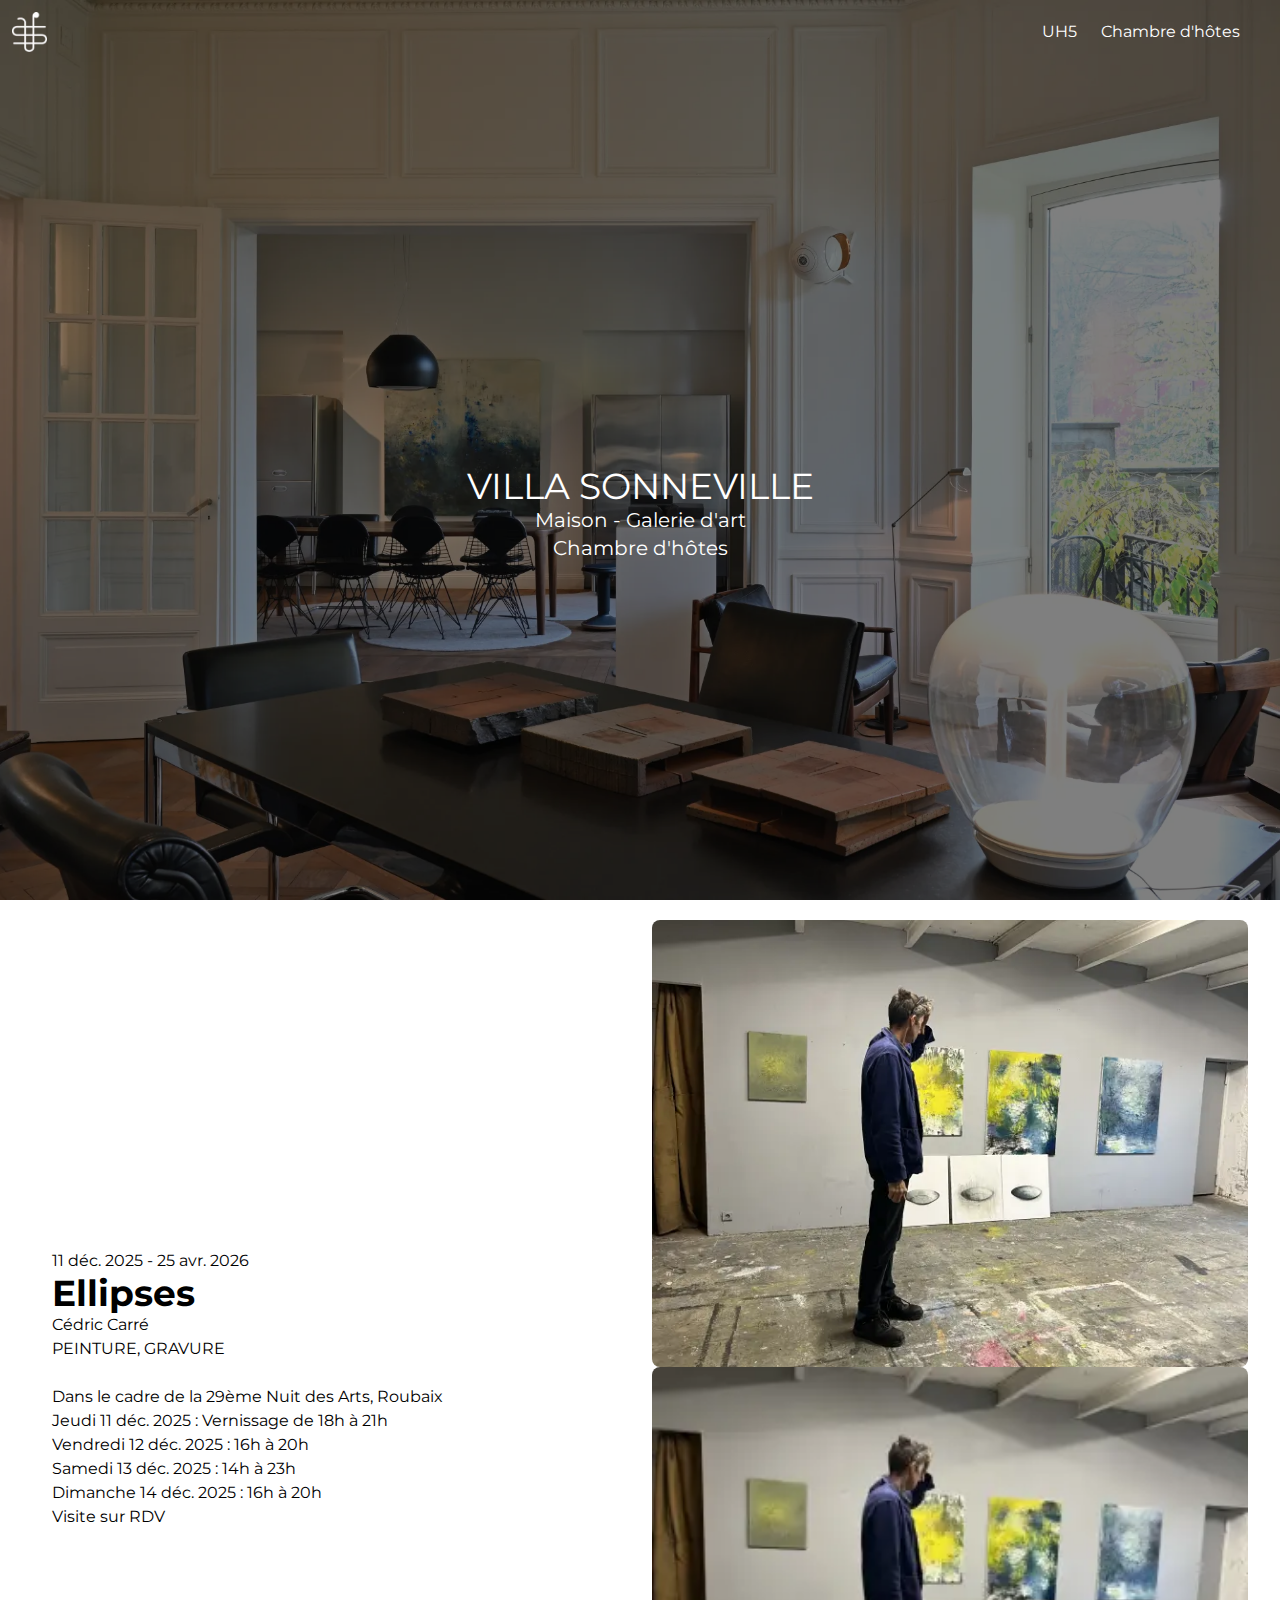
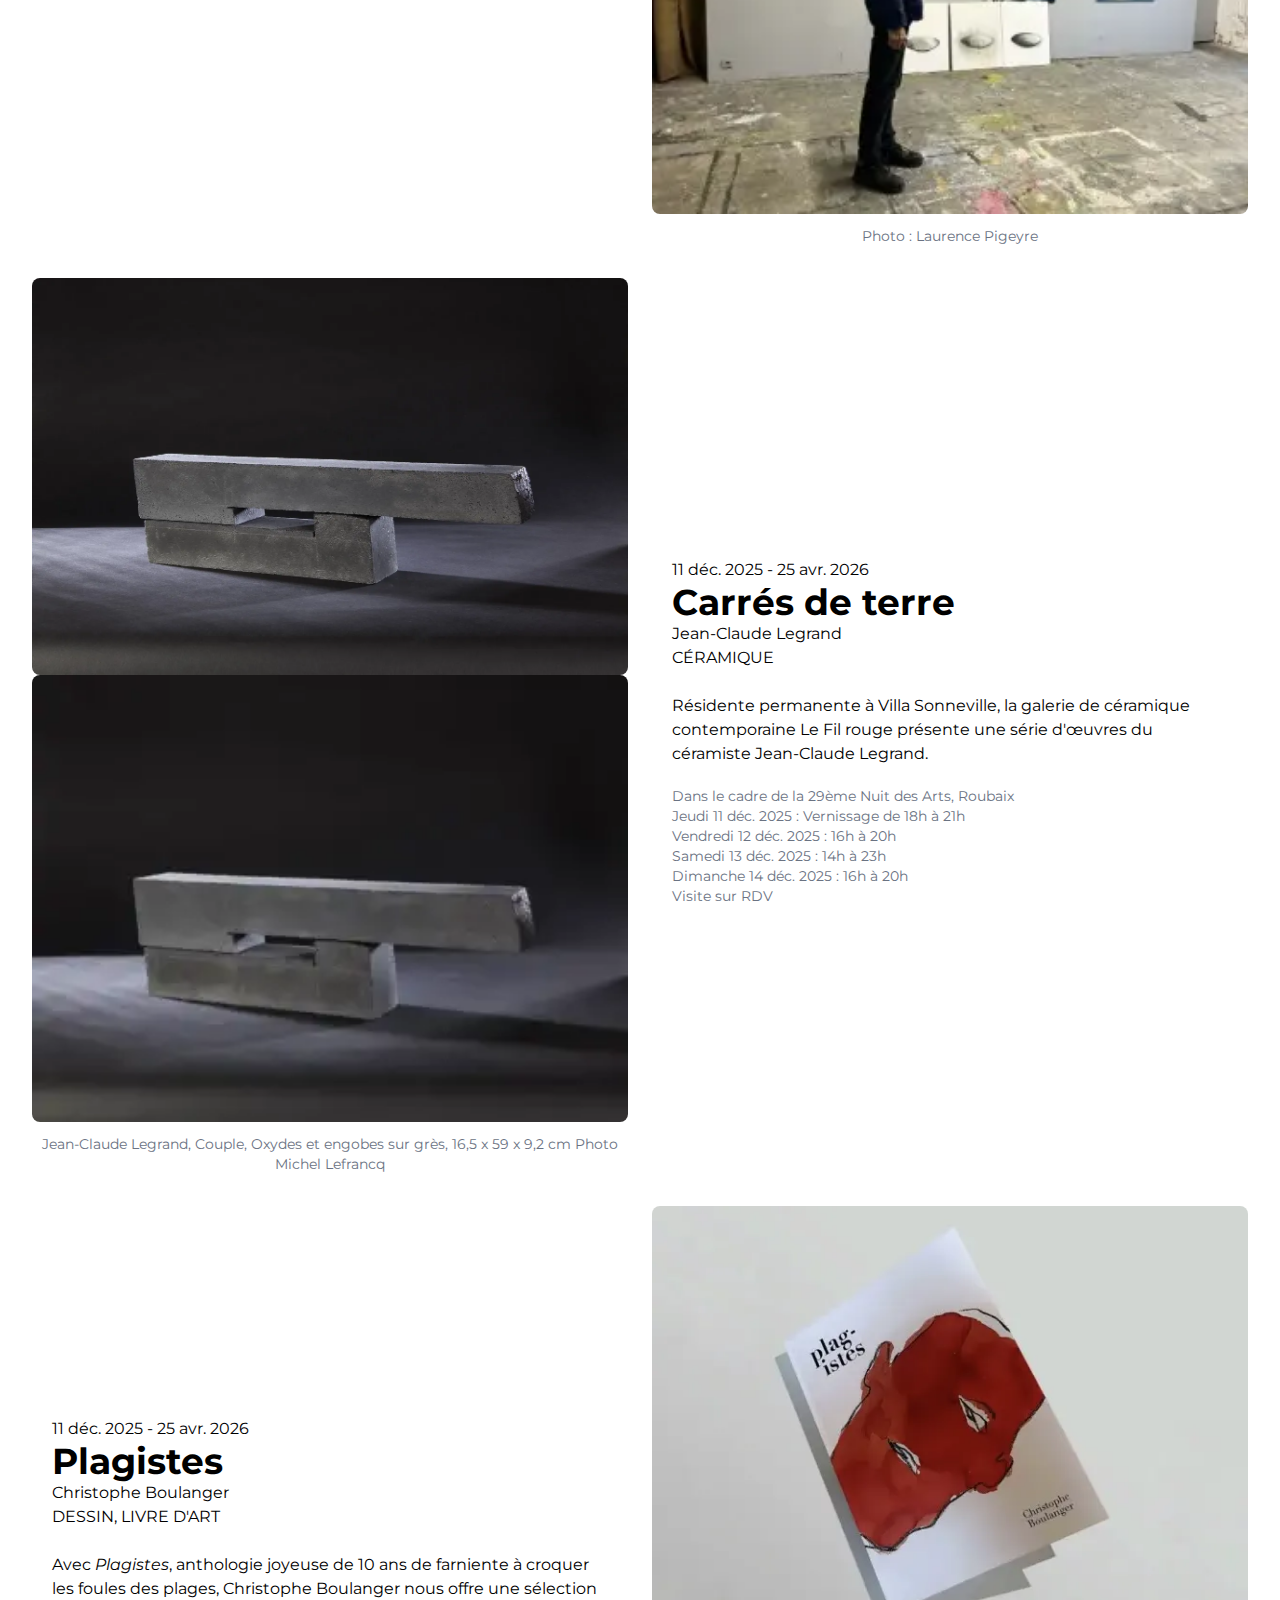
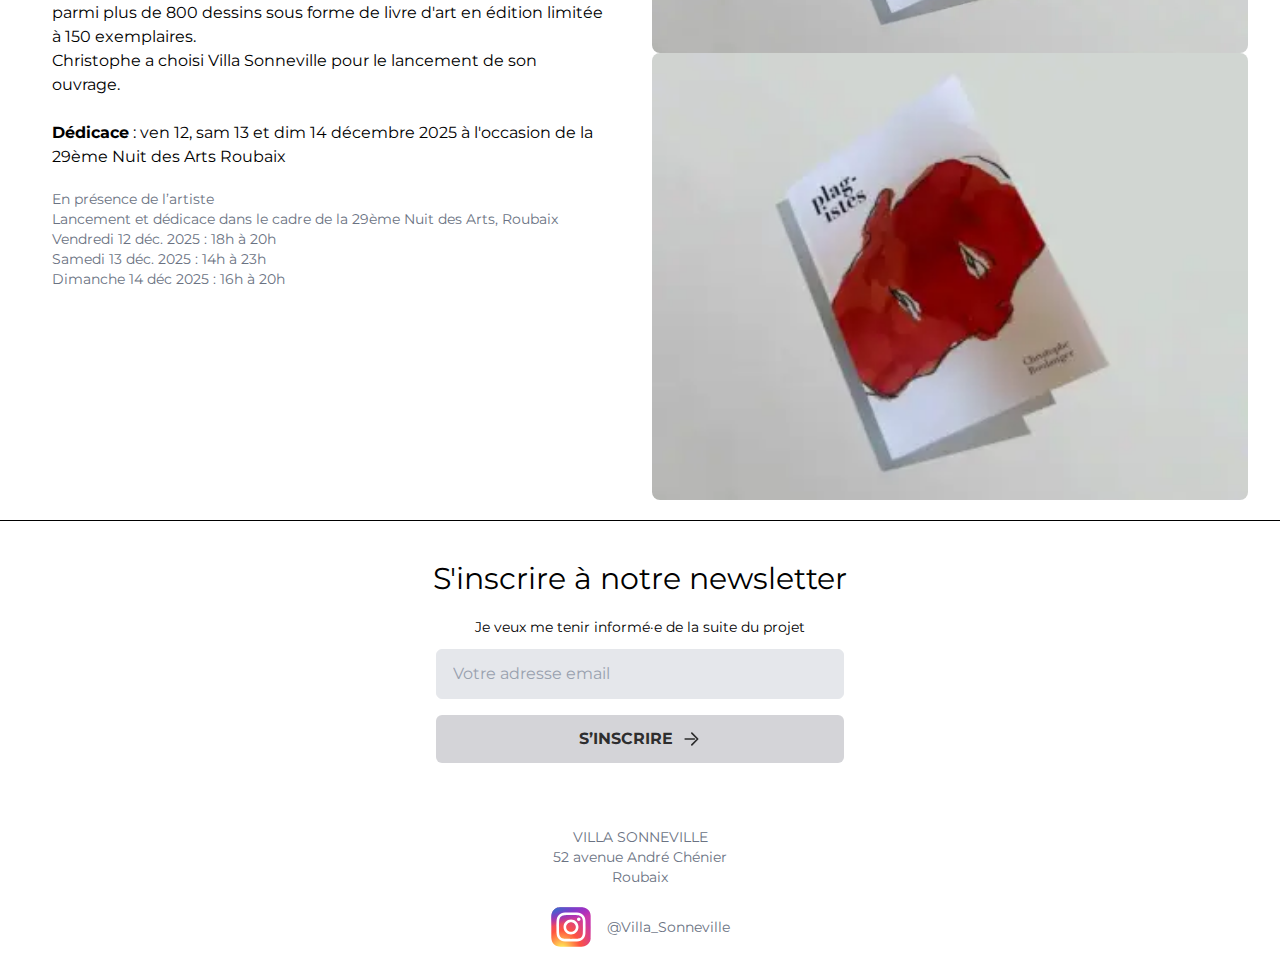
<file: index.html>
<!DOCTYPE html>
<html lang="fr">
<head>
    <meta charset="UTF-8">
    <meta name="viewport" content="width=device-width,initial-scale=1" />
    <meta property="locale" content="fr_FR" />
    <meta property="title" content="" />
	<meta name="description" content="Galerie d'art'" />
    <link rel="stylesheet" href="./styles.css">
    <link rel="icon" href="./favicon.ico">

    <title>Villa Sonneville</title>
</head>
<body class="h-screen font-montserrat">

<div class="relative w-full h-full bg-cover bg-center" 
     style="background-image: url('src/img/image4.webp')">

  <!-- Overlay -->
  <div class="absolute inset-0 bg-black/50"></div>

  <!-- Navigation -->
  <nav class="py-3 animate-fadeInDown relative z-10">
    <div class="flex items-center justify-between">
      <div class="px-3">
        <img src="src/img/logo.webp" alt="Logo" class="h-10 w-auto">
      </div>
      <div class="flex ml-auto px-10">
        <a href="https://uh5.fr/" class="hover:text-gray-800 text-white">UH5</a>
        <a href="https://www.villasonneville.com/fr/chambre/lavilla" class="hover:text-gray-800 ml-6 text-white">Chambre d'hôtes</a>
      </div>
    </div>
  </nav>

  <!-- Contenu -->
  <div class="flex justify-center items-center h-full w-full flex-col relative z-10">
    <h1 class="text-4xl text-white animate-fadeInDown text-center">VILLA SONNEVILLE</h1>
    <p class="text-white animate-fadeInDown text-xl text-center">Maison - Galerie d'art <br>Chambre d'hôtes</p>
  </div>
</div>

    <div class="flex flex-col md:flex-row-reverse items-center m-5">
    <div class="w-full md:w-1/2 px-3 flex items-center justify-center flex-col">
        <img src="src/img/image3.webp" alt="image 1" class="w-full h-auto rounded-lg hidden md:block">
        <img src="src/img/image_mobile3.webp" class="w-full h-auto rounded-lg block md:hidden" alt="Image 1">
        <figcaption class="text-gray-500 text-sm py-3 text-center">Photo : Laurence Pigeyre</figcaption>
    </div>
    <div class="w-full md:w-1/2 p-8">
       <p>11 déc. 2025 - 25 avr. 2026</p> 
        <h1 class="font-bold text-4xl">Ellipses</h1> 
        <h2 class="text-2xl"> Cédric Carré</h2>
        <p>PEINTURE, GRAVURE </p>
        <p><br>Dans le cadre de la 29ème Nuit des Arts, Roubaix <br>
Jeudi 11 déc. 2025 : Vernissage de 18h à 21h<br>
Vendredi 12 déc. 2025 : 16h à 20h<br>
Samedi 13 déc. 2025 : 14h à 23h<br>
Dimanche 14 déc. 2025 : 16h à 20h<br>
Visite sur RDV</p>
    </div>
    </div>
    <div class="flex flex-col md:flex-row items-center m-5">
    <div class="w-full md:w-1/2 px-3 flex items-center justify-center flex-col">
        <img src="src/img/image1.webp" alt="image 1" class="w-full h-auto rounded-lg hidden md:block">
        <img src="src/img/image_mobile1.webp" class="w-full h-auto rounded-lg block md:hidden" alt="Image 2">
        <figcaption class="text-gray-500 text-sm py-3 text-center">Jean-Claude Legrand, Couple, Oxydes et engobes sur grès, 16,5 x 59 x 9,2 cm Photo Michel Lefrancq</figcaption>

    </div>
    <div class="w-full md:w-1/2 p-8">
        <p>11 déc. 2025 - 25 avr. 2026</p>
        <h1 class="font-bold text-4xl">Carrés de terre</h1>
        <h2 class="text-2xl">Jean-Claude Legrand</h2>
        <p>CÉRAMIQUE <br><br></p>
        <p>Résidente permanente à Villa Sonneville, la galerie de céramique contemporaine Le Fil rouge présente une série d'œuvres du céramiste Jean-Claude Legrand. </p>
        <p class="text-sm text-gray-500"><br>Dans le cadre de la 29ème Nuit des Arts, Roubaix <br>
Jeudi 11 déc. 2025 : Vernissage de 18h à 21h<br>
Vendredi 12 déc. 2025 : 16h à 20h<br>
Samedi 13 déc. 2025 : 14h à 23h<br>
Dimanche 14 déc. 2025 : 16h à 20h<br>

Visite sur RDV</p>
        
    </div>
    </div>
    <div class="flex flex-col md:flex-row-reverse items-center m-5">
    <div class="w-full md:w-1/2 px-3 flex items-center justify-center flex-col">
        <img src="src/img/image2.webp" alt="image 1" class="w-full h-auto rounded-lg hidden md:block">
        <img src="src/img/image_mobile2.webp" class="w-full h-auto rounded-lg block md:hidden" alt="Image 3">
    </div>
    <div class="w-full md:w-1/2 p-8">
        <p>11 déc. 2025 - 25 avr. 2026</p>
        <h1 class="font-bold text-4xl">Plagistes</h1>
        <h2 class="text-2xl">Christophe Boulanger</h2>
        <p>DESSIN, LIVRE D'ART <br><br></p>
        <p>Avec <span class="italic">Plagistes</span>, anthologie joyeuse de 10 ans de farniente à croquer les foules des plages, Christophe Boulanger nous offre une sélection parmi plus de 800 dessins sous forme de livre d'art en édition limitée à 150 exemplaires. <br>Christophe a choisi Villa Sonneville pour le lancement de son ouvrage. <br><br> <span class="font-bold">Dédicace</span> : ven 12, sam 13 et dim 14 décembre 2025 à l'occasion de la 29ème Nuit des Arts Roubaix  </p>
        <p class="text-sm text-gray-500"><br>En présence de l’artiste <br>
Lancement et dédicace dans le cadre de la 29ème Nuit des Arts, Roubaix <br>
Vendredi 12 déc. 2025 : 18h à 20h <br>
Samedi 13 déc. 2025 : 14h à 23h <br>
Dimanche 14 déc 2025 : 16h à 20h</p>
    </div>
    </div>
    <hr class="mx-20 border-t border-gray-300">
    <div class="m-3 flex justify-center  items-center mt-10 flex-col"><h1 class="text-3xl text-center">S'inscrire à notre newsletter</h1>
    

        
        <form
              id="sib-form"
              method="POST"
              action="https://2b6d12fb.sibforms.com/serve/[base64]"
              class="w-full max-w-md  p-5 rounded-xl "
              aria-label="Formulaire d'inscription à la newsletter Kropotkine"
            >
              <label for="EMAIL" class="block text-sm font-medium text-center">
                Je veux me tenir informé·e de la suite du projet
              </label>
            
              <div class="mt-3">
                <input
                  id="EMAIL"
                  name="EMAIL"
                  type="email"
                  required
                  placeholder="Votre adresse email"
                  class="w-full px-4 py-3 rounded-md border border-gray-200 text-gray-900 bg-gray-200 placeholder-gray-400 focus:outline-none "
                  aria-required="true"
                />
              </div>
              <button
                type="submit"
                class=" mt-4 w-full inline-flex items-center justify-center gap-2 bg-zinc-300 hover:bg-zinc-300/80 active:bg-zinc-400/80 text-black/80 font-semibold py-3 px-4 rounded-md transition-transform duration-200"
                aria-label="S'inscrire à la newsletter"
              >
                S’INSCRIRE
                <!-- SVG corrigé : barre + pointe (coordonnées absolues fiables) -->
                <svg xmlns="http://www.w3.org/2000/svg" viewBox="0 0 24 24" class="w-5 h-5" fill="none" stroke="currentColor" stroke-width="2" stroke-linecap="round" stroke-linejoin="round" aria-hidden="true">
                  <path d="M5 12h11"></path>
                  <path d="M13 5l7 7-7 7"></path>
                </svg>
              </button>
            </form>
        </div>
  <footer class="py-8">
    <p class="text-sm text-gray-500 text-center">VILLA SONNEVILLE <br> 52 avenue André Chénier <br> Roubaix</p>
    <div class="max-w-3xl mx-auto px-6 flex items-center justify-center gap-4 mt-5">
      <a href="https://www.instagram.com/villa_sonneville" target="_blank" rel="noopener noreferrer" aria-label="Instagram">
        <img src="src/img/instagram.svg" alt="Instagram" class="w-10 h-10 transition-transform duration-300 hover:scale-110" />
      </a>
      <p class="text-sm text-gray-500">@Villa_Sonneville</p>
    </div>
  </footer>
  
</body>

</html>
</file>
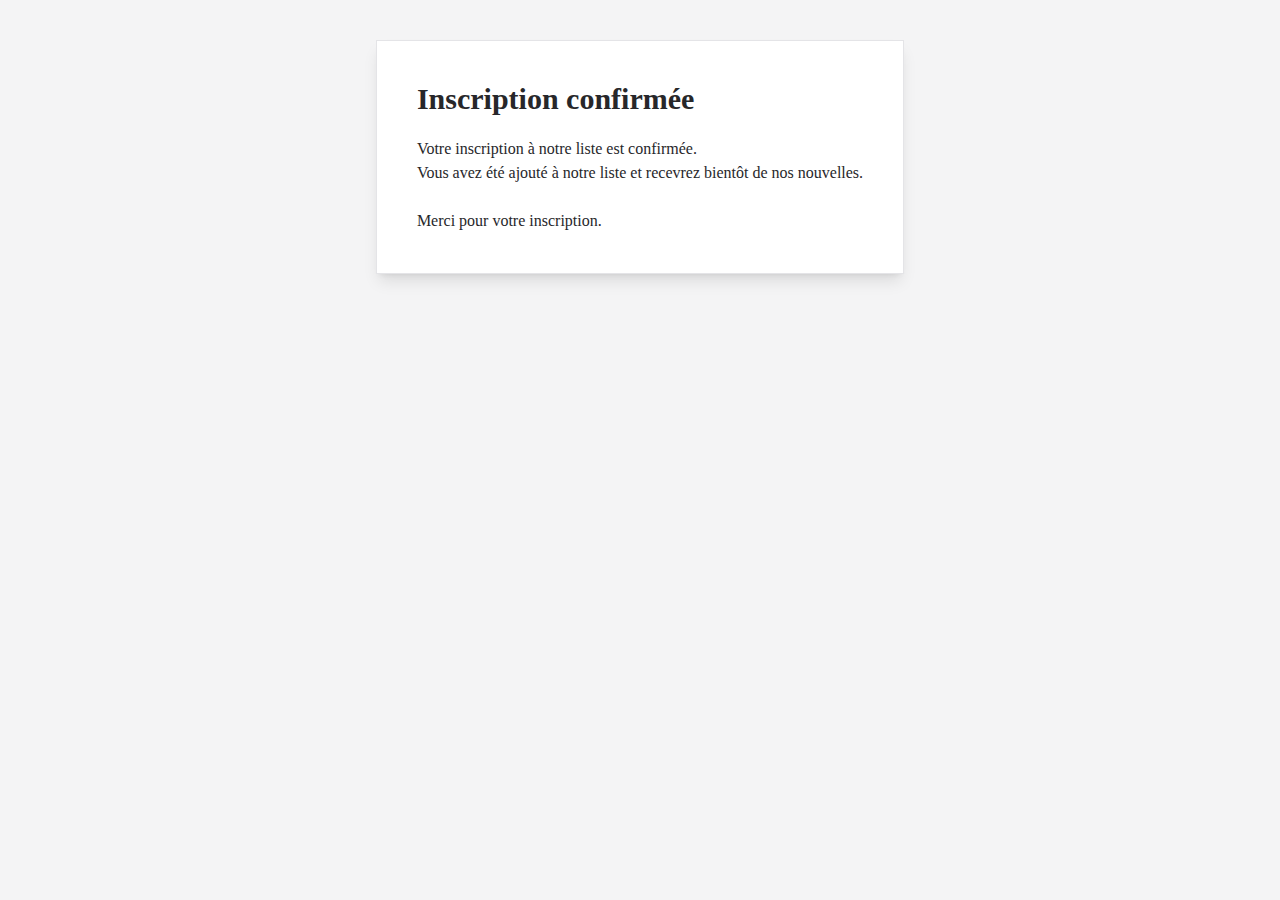
<file: confirm.html>
<!DOCTYPE html>
<html lang="fr">
<head>
    <meta charset="UTF-8">
    <meta name="viewport" content="width=device-width, initial-scale=1.0">  
    <meta name="robots" content="noindex, nofollow">
    <title>Villa Sonneville</title>
    <link rel="stylesheet" href="/styles.css">
</head>
<body class="bg-zinc-200/40 flex items-center justify-center font-serif">
    <div class="flex items-center justify-center">
    <div class="flex flex-col justify-center border-zinc-200 border w-fit p-4 m-5 mt-10 bg-white text-zinc-800 py-10 px-10 shadow-lg">
    <h1 class="font-bold text-3xl mb-5">Inscription confirmée </h1>
    <p>
    Votre inscription à notre liste est confirmée. <br>
    Vous avez été ajouté à notre liste et recevrez bientôt de nos nouvelles. <br><br>
    Merci pour votre inscription.<br>
    </p>
    </div>
    </div>
</body>
</html>
</file>
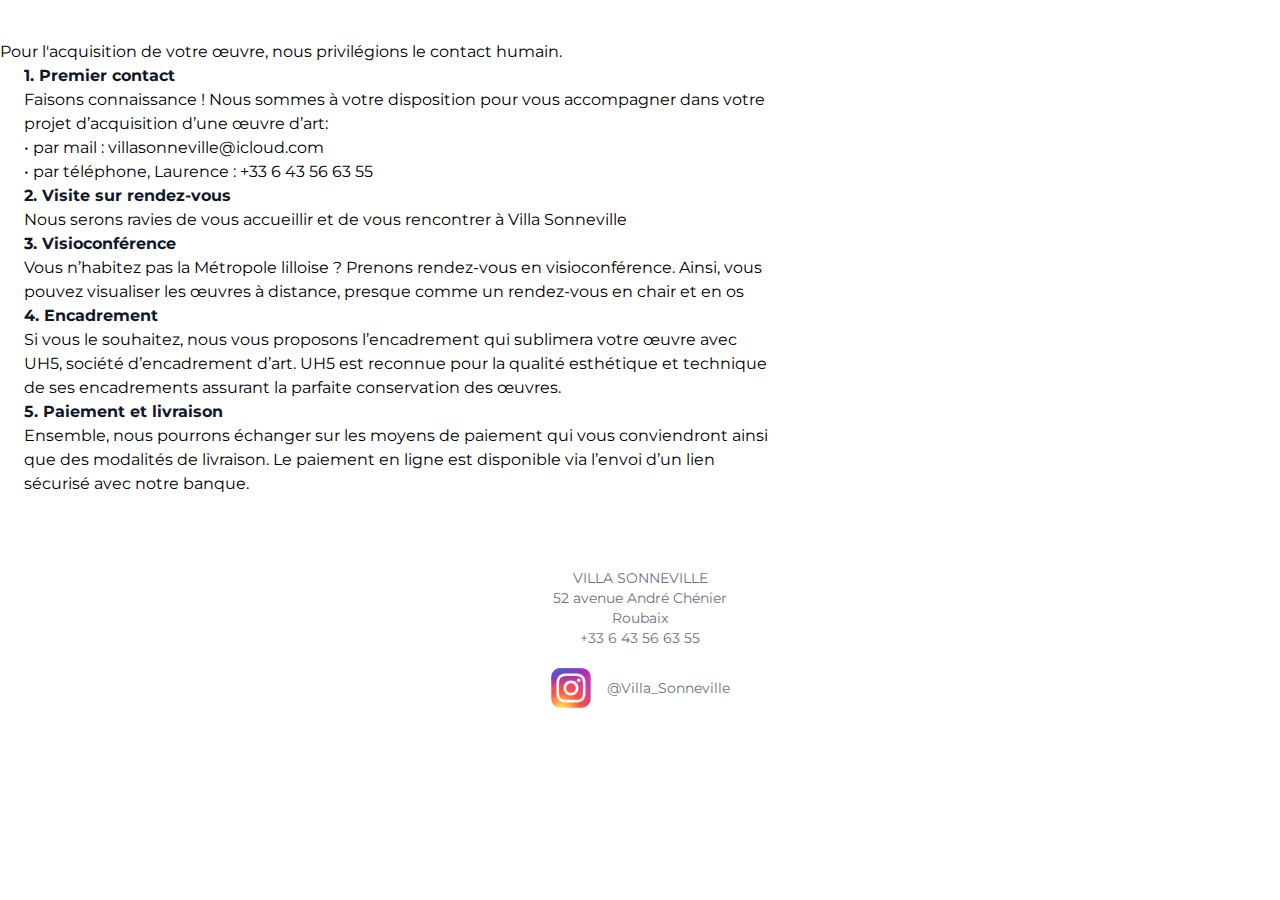
<file: contact.html>
<!DOCTYPE html>
<html lang="fr_FR">
<head>
    <meta charset="UTF-8">
    <meta name="viewport" content="width=device-width,initial-scale=1" />
    <meta property="locale" content="fr_FR" />
    <meta property="title" content="Galerie d'art - Villa Sonnneville'" />
	  <meta name="description" content="Villa Sonneville, maison-galerie d’art à Roubaix : expositions, résidences et événements culturels dans une demeure historique d'exception des années 1920." />
    <!-- Favicon classique -->
    <link rel="icon" href="/favicon.ico" sizes="any">

    <!-- PNG haute résolution -->
    <link rel="icon" type="image/png" href="/favicon-32x32.png" sizes="32x32">
    <link rel="icon" type="image/png" href="/favicon-16x16.png" sizes="16x16">

    <!-- Apple Touch Icon (iPhone/iPad) -->
    <link rel="apple-touch-icon" href="/apple-touch-icon.png">

    <!-- Manifest (PWA) -->
    <link rel="manifest" href="/site.webmanifest">
    <link rel="preload" href="/styles.css" as="style">
    <link rel="stylesheet" href="/styles.css">
    <link rel="preload" href="/src/assets/fonts/Montserrat-Regular.ttf" as="font" type="font/ttf" crossorigin>


    <title>Villa Sonneville - Contact</title>
</head>
<body class="h-screen font-montserrat">
        <div class="max-w-3xl py-10 m-10">
  <!-- Titre -->
  <h2 class="text-2xl mb-8">
    Pour l'acquisition de votre œuvre, nous privilégions le contact humain.
  </h2>

  <!-- Chemin avec points -->
  <ol class="relative border-l border-gray-200">
    <!-- Étape 1 -->
    <li class="mb-10 ml-6">
      <!-- Point -->
      <span class="absolute -left-3 flex h-6 w-6 items-center justify-center rounded-full bg-yellow-100 ring-8 ring-white">
        <span class="h-3 w-3 rounded-full bg-yellow-500"></span>
      </span>
      <!-- Contenu -->
      <h3 class="flex items-center mb-1 text-lg font-semibold text-gray-900">
        1. Premier contact
      </h3>
      <p class="text-gray-600">
        Faisons connaissance ! Nous sommes à votre disposition pour vous accompagner dans votre projet d’acquisition d’une œuvre d’art:
      </p>
      <p class="text-gray-600 mt-2">
        • par mail : <a href="mailto:villasonneville@icloud.com" class="text-blue-600 underline">villasonneville@icloud.com</a><br>
        • par téléphone, Laurence : <a href="tel:+33643566355" class="text-blue-600 underline">+33 6 43 56 63 55</a>
      </p>
    </li>

    <!-- Étape 2 -->
    <li class="mb-10 ml-6">
      <span class="absolute -left-3 flex h-6 w-6 items-center justify-center rounded-full bg-blue-100 ring-8 ring-white">
        <span class="h-3 w-3 rounded-full bg-blue-600"></span>
      </span>
      <h3 class="mb-1 text-lg font-semibold text-gray-900">
        2. Visite sur rendez-vous
      </h3>
      <p class="text-gray-600">
            Nous serons ravies de vous accueillir et de vous rencontrer à Villa Sonneville
      </p>
    </li>

    <!-- Étape 3 -->
    <li class="mb-10 ml-6">
      <span class="absolute -left-3 flex h-6 w-6 items-center justify-center rounded-full bg-blue-100 ring-8 ring-white">
        <span class="h-3 w-3 rounded-full bg-blue-600"></span>
      </span>
      <h3 class="mb-1 text-lg font-semibold text-gray-900">
        3. Visioconférence
      </h3>
      <p class="text-gray-600">
        Vous n’habitez pas la Métropole lilloise ? Prenons rendez-vous en visioconférence. Ainsi, vous pouvez visualiser les œuvres à distance, presque comme un rendez-vous en chair et en os
      </p>
    </li>

    <!-- Étape 4 -->
    <li class="mb-10 ml-6">
      <span class="absolute -left-3 flex h-6 w-6 items-center justify-center rounded-full bg-blue-100 ring-8 ring-white">
        <span class="h-3 w-3 rounded-full bg-blue-600"></span>
      </span>
      <h3 class="mb-1 text-lg font-semibold text-gray-900">
        4. Encadrement
      </h3>
      <p class="text-gray-600">
        Si vous le souhaitez, nous vous proposons l’encadrement qui sublimera votre œuvre avec UH5, société d’encadrement d’art. UH5 est reconnue pour la qualité esthétique et technique de ses encadrements assurant la parfaite conservation des œuvres. 
      </p>
    </li>

    <!-- Étape 5 -->
    <li class="ml-6">
      <span class="absolute -left-3 flex h-6 w-6 items-center justify-center rounded-full bg-green-100 ring-8 ring-white">
        <span class="h-3 w-3 rounded-full bg-green-600"></span>
      </span>
      <h3 class="mb-1 text-lg font-semibold text-gray-900">
        5. Paiement et livraison
      </h3>
      <p class="text-gray-600">
        Ensemble, nous pourrons échanger sur les moyens de paiement qui vous conviendront ainsi que des modalités de livraison. Le paiement en ligne est disponible via l’envoi d’un lien sécurisé avec notre banque.
      </p>
    </li>
  </ol>
</div>
      <footer class="py-8">
        <div class="text-sm text-gray-500 text-center">
              <p class="">VILLA SONNEVILLE <br> 52 avenue André Chénier <br> Roubaix</p>
          <a href="tel:+33643566355 ">
        <p>+33 6 43 56 63 55 </p>
      </a>
        </div>

    <div class="max-w-3xl mx-auto px-6 flex items-center justify-center gap-4 mt-5">
      <a href="https://www.instagram.com/villa_sonneville" target="_blank" rel="noopener noreferrer" aria-label="Instagram">
        <img src="src/img/instagram.svg" alt="Instagram" class="w-10 h-10 transition-transform duration-300 hover:scale-110" />
      </a>

      <p class="text-sm text-gray-500">@Villa_Sonneville</p>
    </div>
  </footer>
</body>
</html>
</file>
<file: styles.css>
/*! tailwindcss v4.1.17 | MIT License | https://tailwindcss.com */
@layer properties{@supports (((-webkit-hyphens:none)) and (not (margin-trim:inline))) or ((-moz-orient:inline) and (not (color:rgb(from red r g b)))){*,:before,:after,::backdrop{--tw-rotate-x:initial;--tw-rotate-y:initial;--tw-rotate-z:initial;--tw-skew-x:initial;--tw-skew-y:initial;--tw-border-style:solid;--tw-font-weight:initial;--tw-shadow:0 0 #0000;--tw-shadow-color:initial;--tw-shadow-alpha:100%;--tw-inset-shadow:0 0 #0000;--tw-inset-shadow-color:initial;--tw-inset-shadow-alpha:100%;--tw-ring-color:initial;--tw-ring-shadow:0 0 #0000;--tw-inset-ring-color:initial;--tw-inset-ring-shadow:0 0 #0000;--tw-ring-inset:initial;--tw-ring-offset-width:0px;--tw-ring-offset-color:#fff;--tw-ring-offset-shadow:0 0 #0000;--tw-duration:initial;--tw-scale-x:1;--tw-scale-y:1;--tw-scale-z:1}}}@layer theme{:root,:host{--font-sans:ui-sans-serif,system-ui,sans-serif,"Apple Color Emoji","Segoe UI Emoji","Segoe UI Symbol","Noto Color Emoji";--font-serif:ui-serif,Georgia,Cambria,"Times New Roman",Times,serif;--font-mono:ui-monospace,SFMono-Regular,Menlo,Monaco,Consolas,"Liberation Mono","Courier New",monospace;--color-gray-200:oklch(92.8% .006 264.531);--color-gray-400:oklch(70.7% .022 261.325);--color-gray-500:oklch(55.1% .027 264.364);--color-gray-800:oklch(27.8% .033 256.848);--color-gray-900:oklch(21% .034 264.665);--color-zinc-200:oklch(92% .004 286.32);--color-zinc-300:oklch(87.1% .006 286.286);--color-zinc-400:oklch(70.5% .015 286.067);--color-zinc-800:oklch(27.4% .006 286.033);--color-black:#000;--color-white:#fff;--spacing:.25rem;--container-md:28rem;--container-3xl:48rem;--text-sm:.875rem;--text-sm--line-height:calc(1.25/.875);--text-xl:1.25rem;--text-xl--line-height:calc(1.75/1.25);--text-3xl:1.875rem;--text-3xl--line-height:calc(2.25/1.875);--text-4xl:2.25rem;--text-4xl--line-height:calc(2.5/2.25);--font-weight-medium:500;--font-weight-semibold:600;--font-weight-bold:700;--radius-md:.375rem;--radius-lg:.5rem;--radius-xl:.75rem;--default-transition-duration:.15s;--default-transition-timing-function:cubic-bezier(.4,0,.2,1);--default-font-family:var(--font-sans);--default-mono-font-family:var(--font-mono);--font-montserrat:"Montserrat",sans-serif}}@layer base{*,:after,:before,::backdrop{box-sizing:border-box;border:0 solid;margin:0;padding:0}::file-selector-button{box-sizing:border-box;border:0 solid;margin:0;padding:0}html,:host{-webkit-text-size-adjust:100%;tab-size:4;line-height:1.5;font-family:var(--default-font-family,ui-sans-serif,system-ui,sans-serif,"Apple Color Emoji","Segoe UI Emoji","Segoe UI Symbol","Noto Color Emoji");font-feature-settings:var(--default-font-feature-settings,normal);font-variation-settings:var(--default-font-variation-settings,normal);-webkit-tap-highlight-color:transparent}hr{height:0;color:inherit;border-top-width:1px}abbr:where([title]){-webkit-text-decoration:underline dotted;text-decoration:underline dotted}h1,h2,h3,h4,h5,h6{font-size:inherit;font-weight:inherit}a{color:inherit;-webkit-text-decoration:inherit;-webkit-text-decoration:inherit;-webkit-text-decoration:inherit;text-decoration:inherit}b,strong{font-weight:bolder}code,kbd,samp,pre{font-family:var(--default-mono-font-family,ui-monospace,SFMono-Regular,Menlo,Monaco,Consolas,"Liberation Mono","Courier New",monospace);font-feature-settings:var(--default-mono-font-feature-settings,normal);font-variation-settings:var(--default-mono-font-variation-settings,normal);font-size:1em}small{font-size:80%}sub,sup{vertical-align:baseline;font-size:75%;line-height:0;position:relative}sub{bottom:-.25em}sup{top:-.5em}table{text-indent:0;border-color:inherit;border-collapse:collapse}:-moz-focusring{outline:auto}progress{vertical-align:baseline}summary{display:list-item}ol,ul,menu{list-style:none}img,svg,video,canvas,audio,iframe,embed,object{vertical-align:middle;display:block}img,video{max-width:100%;height:auto}button,input,select,optgroup,textarea{font:inherit;font-feature-settings:inherit;font-variation-settings:inherit;letter-spacing:inherit;color:inherit;opacity:1;background-color:#0000;border-radius:0}::file-selector-button{font:inherit;font-feature-settings:inherit;font-variation-settings:inherit;letter-spacing:inherit;color:inherit;opacity:1;background-color:#0000;border-radius:0}:where(select:is([multiple],[size])) optgroup{font-weight:bolder}:where(select:is([multiple],[size])) optgroup option{padding-inline-start:20px}::file-selector-button{margin-inline-end:4px}::placeholder{opacity:1}@supports (not ((-webkit-appearance:-apple-pay-button))) or (contain-intrinsic-size:1px){::placeholder{color:currentColor}@supports (color:color-mix(in lab, red, red)){::placeholder{color:color-mix(in oklab,currentcolor 50%,transparent)}}}textarea{resize:vertical}::-webkit-search-decoration{-webkit-appearance:none}::-webkit-date-and-time-value{min-height:1lh;text-align:inherit}::-webkit-datetime-edit{display:inline-flex}::-webkit-datetime-edit-fields-wrapper{padding:0}::-webkit-datetime-edit{padding-block:0}::-webkit-datetime-edit-year-field{padding-block:0}::-webkit-datetime-edit-month-field{padding-block:0}::-webkit-datetime-edit-day-field{padding-block:0}::-webkit-datetime-edit-hour-field{padding-block:0}::-webkit-datetime-edit-minute-field{padding-block:0}::-webkit-datetime-edit-second-field{padding-block:0}::-webkit-datetime-edit-millisecond-field{padding-block:0}::-webkit-datetime-edit-meridiem-field{padding-block:0}::-webkit-calendar-picker-indicator{line-height:1}:-moz-ui-invalid{box-shadow:none}button,input:where([type=button],[type=reset],[type=submit]){appearance:button}::file-selector-button{appearance:button}::-webkit-inner-spin-button{height:auto}::-webkit-outer-spin-button{height:auto}[hidden]:where(:not([hidden=until-found])){display:none!important}}@layer components;@layer utilities{.absolute{position:absolute}.relative{position:relative}.static{position:static}.inset-0{inset:calc(var(--spacing)*0)}.z-10{z-index:10}.m-3{margin:calc(var(--spacing)*3)}.m-5{margin:calc(var(--spacing)*5)}.mx-auto{margin-inline:auto}.mt-3{margin-top:calc(var(--spacing)*3)}.mt-4{margin-top:calc(var(--spacing)*4)}.mt-5{margin-top:calc(var(--spacing)*5)}.mt-10{margin-top:calc(var(--spacing)*10)}.mb-5{margin-bottom:calc(var(--spacing)*5)}.ml-6{margin-left:calc(var(--spacing)*6)}.ml-auto{margin-left:auto}.block{display:block}.contents{display:contents}.flex{display:flex}.inline-flex{display:inline-flex}.h-5{height:calc(var(--spacing)*5)}.h-10{height:calc(var(--spacing)*10)}.h-auto{height:auto}.h-full{height:100%}.h-screen{height:100vh}.w-5{width:calc(var(--spacing)*5)}.w-10{width:calc(var(--spacing)*10)}.w-auto{width:auto}.w-fit{width:fit-content}.w-full{width:100%}.max-w-3xl{max-width:var(--container-3xl)}.max-w-md{max-width:var(--container-md)}.transform{transform:var(--tw-rotate-x,)var(--tw-rotate-y,)var(--tw-rotate-z,)var(--tw-skew-x,)var(--tw-skew-y,)}.list-none{list-style-type:none}.flex-col{flex-direction:column}.items-center{align-items:center}.justify-between{justify-content:space-between}.justify-center{justify-content:center}.gap-2{gap:calc(var(--spacing)*2)}.gap-4{gap:calc(var(--spacing)*4)}.rounded-lg{border-radius:var(--radius-lg)}.rounded-md{border-radius:var(--radius-md)}.rounded-xl{border-radius:var(--radius-xl)}.border{border-style:var(--tw-border-style);border-width:1px}.border-gray-200{border-color:var(--color-gray-200)}.border-zinc-200{border-color:var(--color-zinc-200)}.bg-black\/50{background-color:#00000080}@supports (color:color-mix(in lab, red, red)){.bg-black\/50{background-color:color-mix(in oklab,var(--color-black)50%,transparent)}}.bg-gray-200{background-color:var(--color-gray-200)}.bg-white{background-color:var(--color-white)}.bg-zinc-200\/40{background-color:#e4e4e766}@supports (color:color-mix(in lab, red, red)){.bg-zinc-200\/40{background-color:color-mix(in oklab,var(--color-zinc-200)40%,transparent)}}.bg-zinc-300{background-color:var(--color-zinc-300)}.bg-cover{background-size:cover}.bg-center{background-position:50%}.p-4{padding:calc(var(--spacing)*4)}.p-5{padding:calc(var(--spacing)*5)}.p-8{padding:calc(var(--spacing)*8)}.px-3{padding-inline:calc(var(--spacing)*3)}.px-4{padding-inline:calc(var(--spacing)*4)}.px-6{padding-inline:calc(var(--spacing)*6)}.px-10{padding-inline:calc(var(--spacing)*10)}.py-3{padding-block:calc(var(--spacing)*3)}.py-8{padding-block:calc(var(--spacing)*8)}.py-10{padding-block:calc(var(--spacing)*10)}.text-center{text-align:center}.text-justify{text-align:justify}.font-montserrat{font-family:var(--font-montserrat)}.font-serif{font-family:var(--font-serif)}.text-3xl{font-size:var(--text-3xl);line-height:var(--tw-leading,var(--text-3xl--line-height))}.text-4xl{font-size:var(--text-4xl);line-height:var(--tw-leading,var(--text-4xl--line-height))}.text-sm{font-size:var(--text-sm);line-height:var(--tw-leading,var(--text-sm--line-height))}.text-xl{font-size:var(--text-xl);line-height:var(--tw-leading,var(--text-xl--line-height))}.font-bold{--tw-font-weight:var(--font-weight-bold);font-weight:var(--font-weight-bold)}.font-medium{--tw-font-weight:var(--font-weight-medium);font-weight:var(--font-weight-medium)}.font-semibold{--tw-font-weight:var(--font-weight-semibold);font-weight:var(--font-weight-semibold)}.text-black\/80{color:#000c}@supports (color:color-mix(in lab, red, red)){.text-black\/80{color:color-mix(in oklab,var(--color-black)80%,transparent)}}.text-gray-500{color:var(--color-gray-500)}.text-gray-900{color:var(--color-gray-900)}.text-white{color:var(--color-white)}.text-zinc-800{color:var(--color-zinc-800)}.italic{font-style:italic}.placeholder-gray-400::placeholder{color:var(--color-gray-400)}.shadow-lg{--tw-shadow:0 10px 15px -3px var(--tw-shadow-color,#0000001a),0 4px 6px -4px var(--tw-shadow-color,#0000001a);box-shadow:var(--tw-inset-shadow),var(--tw-inset-ring-shadow),var(--tw-ring-offset-shadow),var(--tw-ring-shadow),var(--tw-shadow)}.transition-transform{transition-property:transform,translate,scale,rotate;transition-timing-function:var(--tw-ease,var(--default-transition-timing-function));transition-duration:var(--tw-duration,var(--default-transition-duration))}.duration-200{--tw-duration:.2s;transition-duration:.2s}.duration-300{--tw-duration:.3s;transition-duration:.3s}@media (hover:hover){.hover\:scale-110:hover{--tw-scale-x:110%;--tw-scale-y:110%;--tw-scale-z:110%;scale:var(--tw-scale-x)var(--tw-scale-y)}.hover\:bg-zinc-300\/80:hover{background-color:#d4d4d8cc}@supports (color:color-mix(in lab, red, red)){.hover\:bg-zinc-300\/80:hover{background-color:color-mix(in oklab,var(--color-zinc-300)80%,transparent)}}.hover\:text-gray-800:hover{color:var(--color-gray-800)}}.focus\:outline-none:focus{--tw-outline-style:none;outline-style:none}.active\:bg-zinc-400\/80:active{background-color:#9f9fa9cc}@supports (color:color-mix(in lab, red, red)){.active\:bg-zinc-400\/80:active{background-color:color-mix(in oklab,var(--color-zinc-400)80%,transparent)}}@media (min-width:48rem){.md\:w-1\/2{width:50%}.md\:flex-row{flex-direction:row}.md\:flex-row-reverse{flex-direction:row-reverse}}}@keyframes fadeInDown{0%{opacity:0;transform:translateY(-10px)}to{opacity:1;transform:translateY(0)}}@keyframes fadeInLeft{0%{opacity:0;transform:translate(-12px)}to{opacity:1;transform:translate(0)}}@keyframes fadeInRight{0%{opacity:0;transform:translate(12px)}to{opacity:1;transform:translate(0)}}.animate-fadeInDown{animation:.7s both fadeInDown}.animate-fadeInLeft{animation:.7s both fadeInLeft}.animate-fadeInRight{animation:.7s both fadeInRight}@font-face{font-family:Montserrat;src:url(./src/assets/fonts/Montserrat-Regular.ttf)format("truetype");font-weight:400;font-style:normal;font-display:swap}@font-face{font-family:Montserrat;src:url(./src/assets/fonts/Montserrat-Bold.ttf)format("truetype");font-weight:700;font-style:normal;font-display:swap}@font-face{font-family:Montserrat;src:url(./src/assets/fonts/Montserrat-Italic.ttf)format("truetype");font-weight:400;font-style:italic;font-display:swap}@property --tw-rotate-x{syntax:"*";inherits:false}@property --tw-rotate-y{syntax:"*";inherits:false}@property --tw-rotate-z{syntax:"*";inherits:false}@property --tw-skew-x{syntax:"*";inherits:false}@property --tw-skew-y{syntax:"*";inherits:false}@property --tw-border-style{syntax:"*";inherits:false;initial-value:solid}@property --tw-font-weight{syntax:"*";inherits:false}@property --tw-shadow{syntax:"*";inherits:false;initial-value:0 0 #0000}@property --tw-shadow-color{syntax:"*";inherits:false}@property --tw-shadow-alpha{syntax:"<percentage>";inherits:false;initial-value:100%}@property --tw-inset-shadow{syntax:"*";inherits:false;initial-value:0 0 #0000}@property --tw-inset-shadow-color{syntax:"*";inherits:false}@property --tw-inset-shadow-alpha{syntax:"<percentage>";inherits:false;initial-value:100%}@property --tw-ring-color{syntax:"*";inherits:false}@property --tw-ring-shadow{syntax:"*";inherits:false;initial-value:0 0 #0000}@property --tw-inset-ring-color{syntax:"*";inherits:false}@property --tw-inset-ring-shadow{syntax:"*";inherits:false;initial-value:0 0 #0000}@property --tw-ring-inset{syntax:"*";inherits:false}@property --tw-ring-offset-width{syntax:"<length>";inherits:false;initial-value:0}@property --tw-ring-offset-color{syntax:"*";inherits:false;initial-value:#fff}@property --tw-ring-offset-shadow{syntax:"*";inherits:false;initial-value:0 0 #0000}@property --tw-duration{syntax:"*";inherits:false}@property --tw-scale-x{syntax:"*";inherits:false;initial-value:1}@property --tw-scale-y{syntax:"*";inherits:false;initial-value:1}@property --tw-scale-z{syntax:"*";inherits:false;initial-value:1}
</file>
